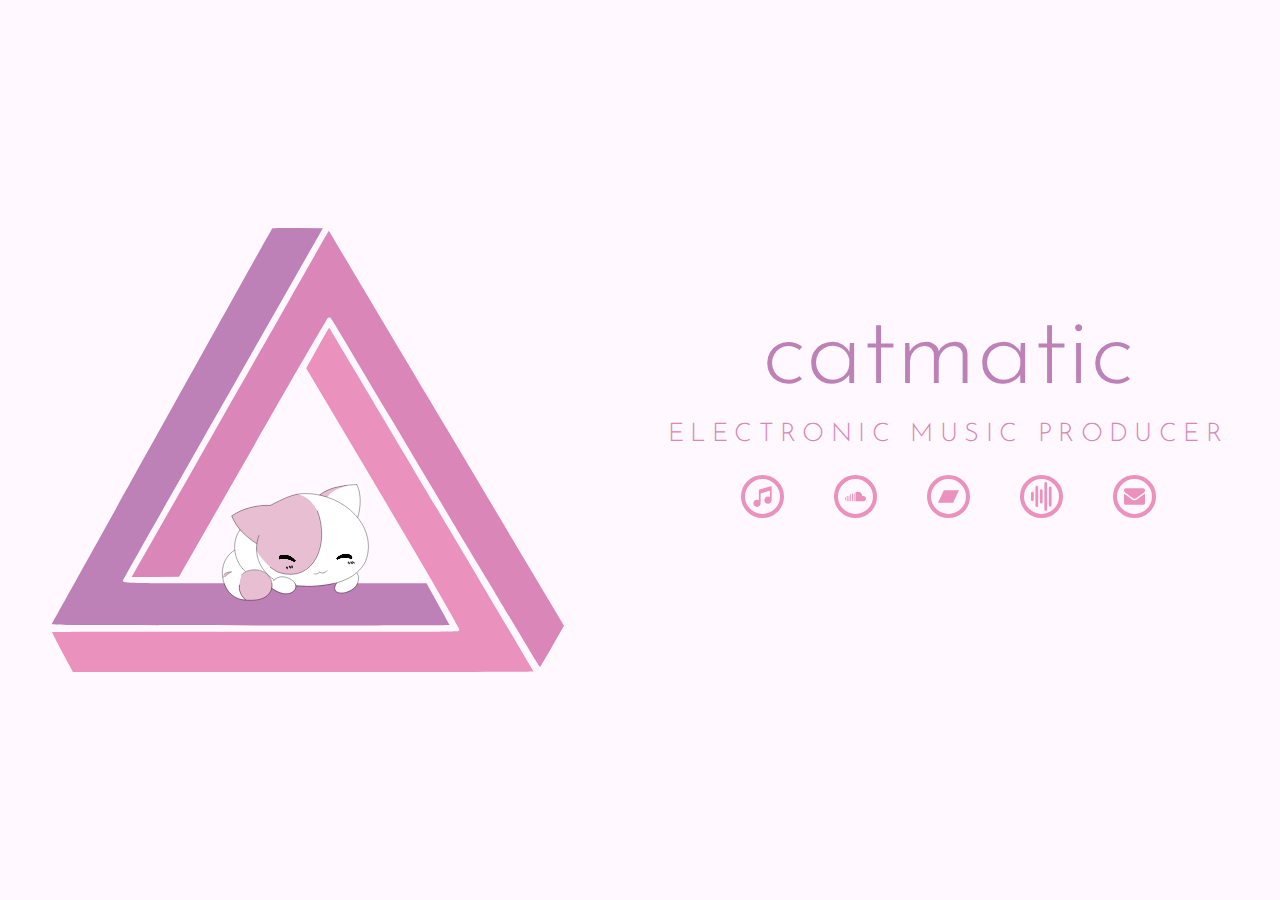
<file: index.html>
<!doctype html>
<html>
  <head>
    <title>catmatic</title>
    <link rel="stylesheet" type="text/css" href="style.css">
    <link href="https://fonts.googleapis.com/css?family=Josefin+Sans:300" rel="stylesheet">
    <meta name="viewport" content="width=device-width, initial-scale=1">
    <!-- Global Site Tag (gtag.js) - Google Analytics -->
    <script async src="https://www.googletagmanager.com/gtag/js?id=UA-106938080-1"></script>
    <script>
      window.dataLayer = window.dataLayer || [];
      function gtag(){dataLayer.push(arguments)};
      gtag('js', new Date());
      gtag('config', 'UA-106938080-1');
    </script>
  </head>
  <body>
    <div id="main">
      <a href="index.html"><img src="assets/images/VECTOR.svg" id="icon"/></a>
      <header>
        <h1>catmatic</h1>
        <h2>Electronic music producer</h1>
      </header>
      <nav id="button-panel">
        <a href="./demos.html"><div class="navButton"><img class="unhovered" src="assets/images/quaver-outline.svg" /></div></a>
        <a target="_blank" href="http://soundcloud.com/cat-matic"><div class="navButton"><img class="unhovered" src="assets/images/soundcloud-pink.svg" /></div></a>
        <a target="_blank" href="http://catmatic.bandcamp.com"><div class="navButton"><img class="unhovered" src="assets/images/bandcamp-pink.svg" /></div></a>
        <a target="_blank" href="http://clyp.it/user/iqvkrepn"><div class="navButton"><img class="unhovered" src="assets/images/clyp.svg" /></div></a>
        <a href="./contact.html"><div class="navButton"><img class="unhovered" src="assets/images/envelope-pink.svg"/></div></a>
      </nav>
    </div>



  </body>
</html>
</file>
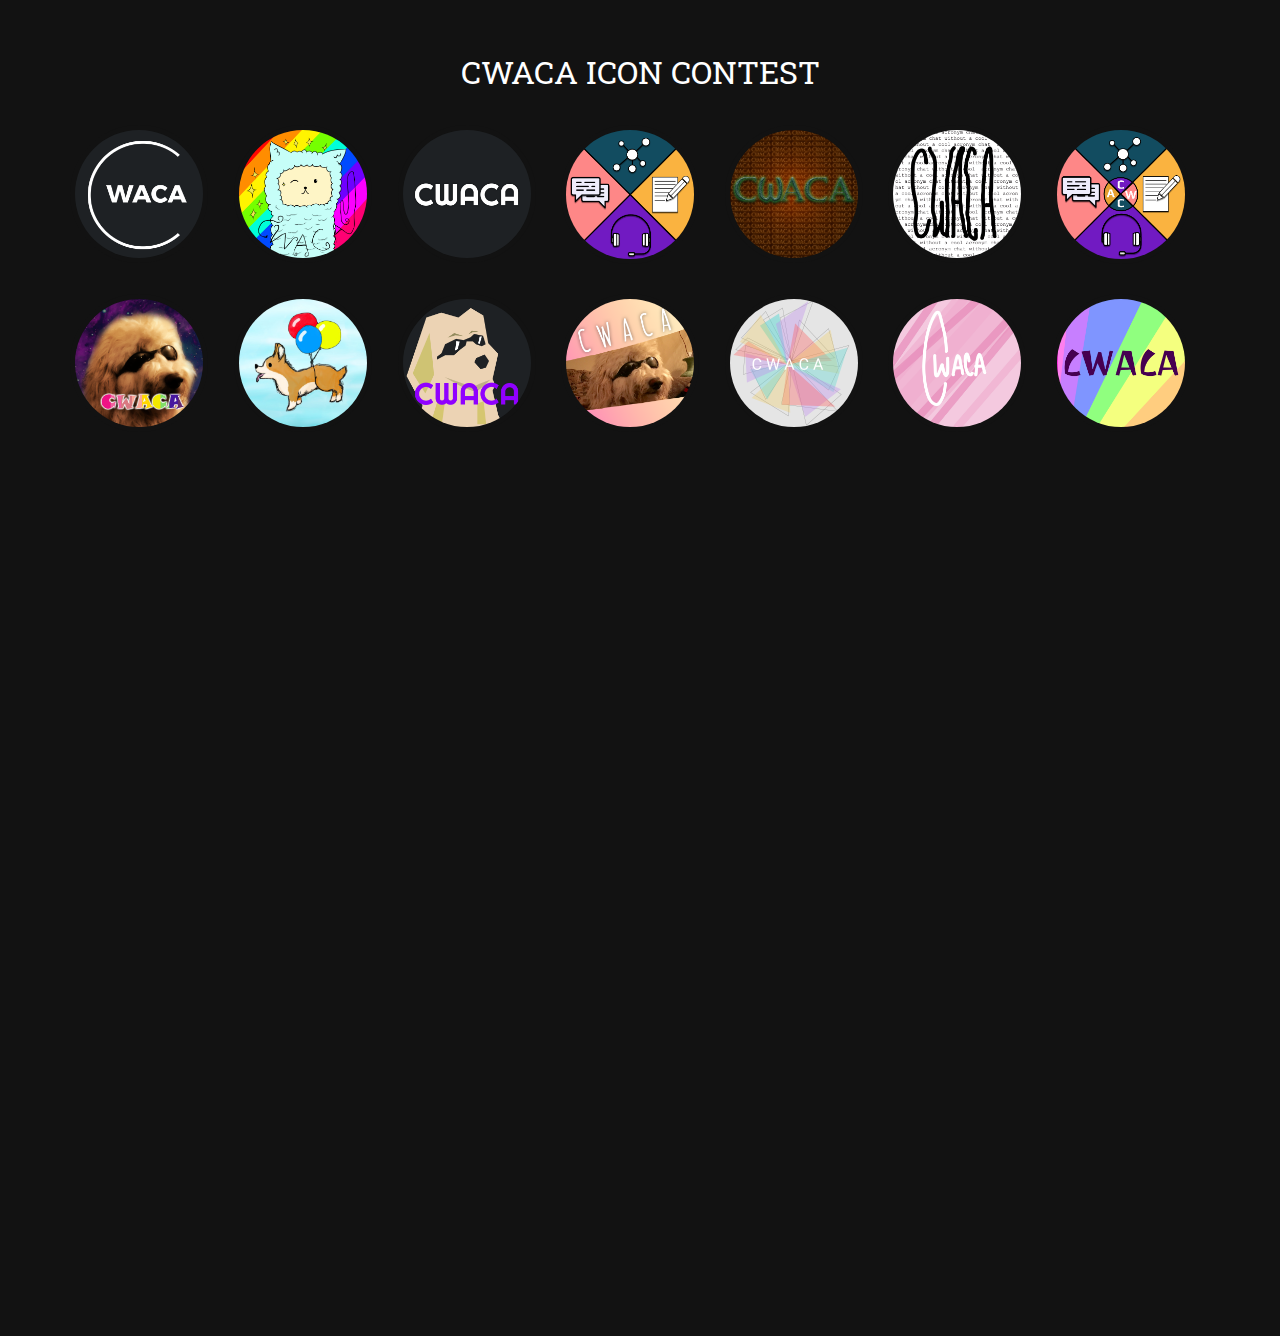
<file: iconcontest/index.html>
<!doctype html>
<html>
  <head>
    <title>CWACA Icon Contest</title>
    <link href="https://fonts.googleapis.com/css?family=Roboto+Slab:300" rel="stylesheet">
    <link rel="stylesheet" type="text/css" href="style.css">

    <script src="dist/Luminous.min.js"></script>
  </head>
  <body>
    <div id="nav-flex">
      <p id="heading">CWACA ICON CONTEST</p>
      <div id="wrapper">
        <a href="icons/aj5.png"><div class="icon-wrapper"><img class="icons" src="icons/aj5.png"></img></div></a>
        <a href="icons/by.png"><div class="icon-wrapper"><img class="icons" src="icons/by.png"></img></div></a>
        <a href="icons/aj4.png"><div class="icon-wrapper"><img class="icons" src="icons/aj4.png"></img></div></a>
        <a href="icons/ez.png"><div class="icon-wrapper"><img class="icons" src="icons/ez.png"></img></div></a>
        <a href="icons/rd.jpg"><div class="icon-wrapper"><img class="icons" src="icons/rd.jpg"></img></div></a>
        <a href="icons/ha2.png"><div class="icon-wrapper"><img class="icons" src="icons/ha2.png"></img></div></a>
        <a href="icons/ez2.png"><div class="icon-wrapper"><img class="icons" src="icons/ez2.png"></img></div></a>
        <a href="icons/gby.png"><div class="icon-wrapper"><img class="icons" src="icons/gby.png"></img></div></a>
        <a href="icons/jc.jpg"><div class="icon-wrapper"><img class="icons" src="icons/jc.jpg"></img></div></a>
        <a href="icons/aj.png"><div class="icon-wrapper"><img class="icons" src="icons/aj.png"></img></div></a>
        <a href="icons/aj2.png"><div class="icon-wrapper"><img class="icons" src="icons/aj2.png"></img></div></a>
        <a href="icons/mg.png"><div class="icon-wrapper"><img class="icons" src="icons/mg.png"></img></div></a>
        <a href="icons/ha.png"><div class="icon-wrapper"><img class="icons" src="icons/ha.png"></img></div></a>
        <a href="icons/aj3.png"><div class="icon-wrapper"><img class="icons" src="icons/aj3.png"></img></div></a>
        <script>
          new LuminousGallery(document.querySelectorAll('a'), {
            injectBasicStyles: false
          });
        </script>
      </div>
      <iframe id="subheading" src="https://docs.google.com/forms/d/e/1FAIpQLSc3-zrj6VragQ_2JT3MqD2EaZ7Y-hMueuZ4Gvbkzvro73zskg/viewform?usp=sf_link"><a href="https://docs.google.com/forms/d/e/1FAIpQLSc3-zrj6VragQ_2JT3MqD2EaZ7Y-hMueuZ4Gvbkzvro73zskg/viewform?usp=sf_link"><p>Vote here!</p></a></iframe>
      <a href="https://docs.google.com/forms/d/e/1FAIpQLSc3-zrj6VragQ_2JT3MqD2EaZ7Y-hMueuZ4Gvbkzvro73zskg/viewform?usp=sf_link"><a href="https://docs.google.com/forms/d/e/1FAIpQLSc3-zrj6VragQ_2JT3MqD2EaZ7Y-hMueuZ4Gvbkzvro73zskg/viewform?usp=sf_link"><p id="mobile-subheading">Click here to vote!</p></a>
    </div>
  </body>
</html>
</file>
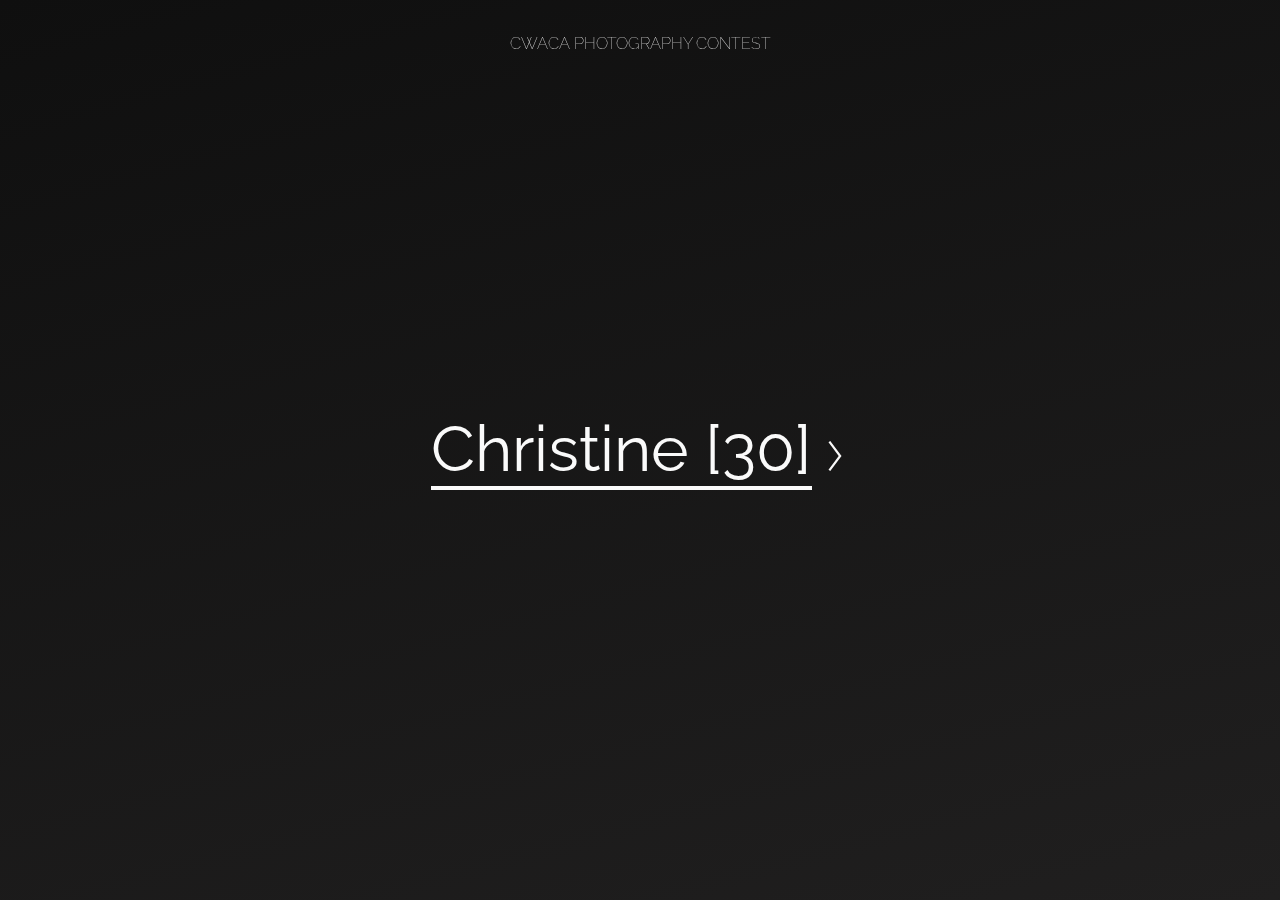
<file: photographycontest/index.html>
<!doctype html>
<html>
  <head>
    <title>Photography Contest Viewer</title>
    <link href="https://fonts.googleapis.com/css?family=Bungee+Hairline|Raleway:100,400" rel="stylesheet">
    <link rel="stylesheet" type="text/css" href="index-style.css">
    <script src="index-script.js"></script>
  </head>
  <body onload="mobileCheck()">
    <div id="nav-flex">
      <p id="heading">CWACA PHOTOGRAPHY CONTEST</p>
      <p id="selector-paragraph">
        <select class="custom-dropdown" id="choose-contestant" name="contestants">
          <option value="christine">Christine [30]</option>
          <option value="benyu">Ben Yu [15]</option>
          <option value="hoda">Hoda [7]</option>
          <option value="aryan">Aryan [25]</option>
          <option value="benye">Ben Ye [6]</option>
        </select>
        <img id="go-button" src="assets/icons/right-chevron.svg" onclick="navigateToCategory()" height="30vh"/>
      </p>
    </div>
  </body>
</html>
</file>
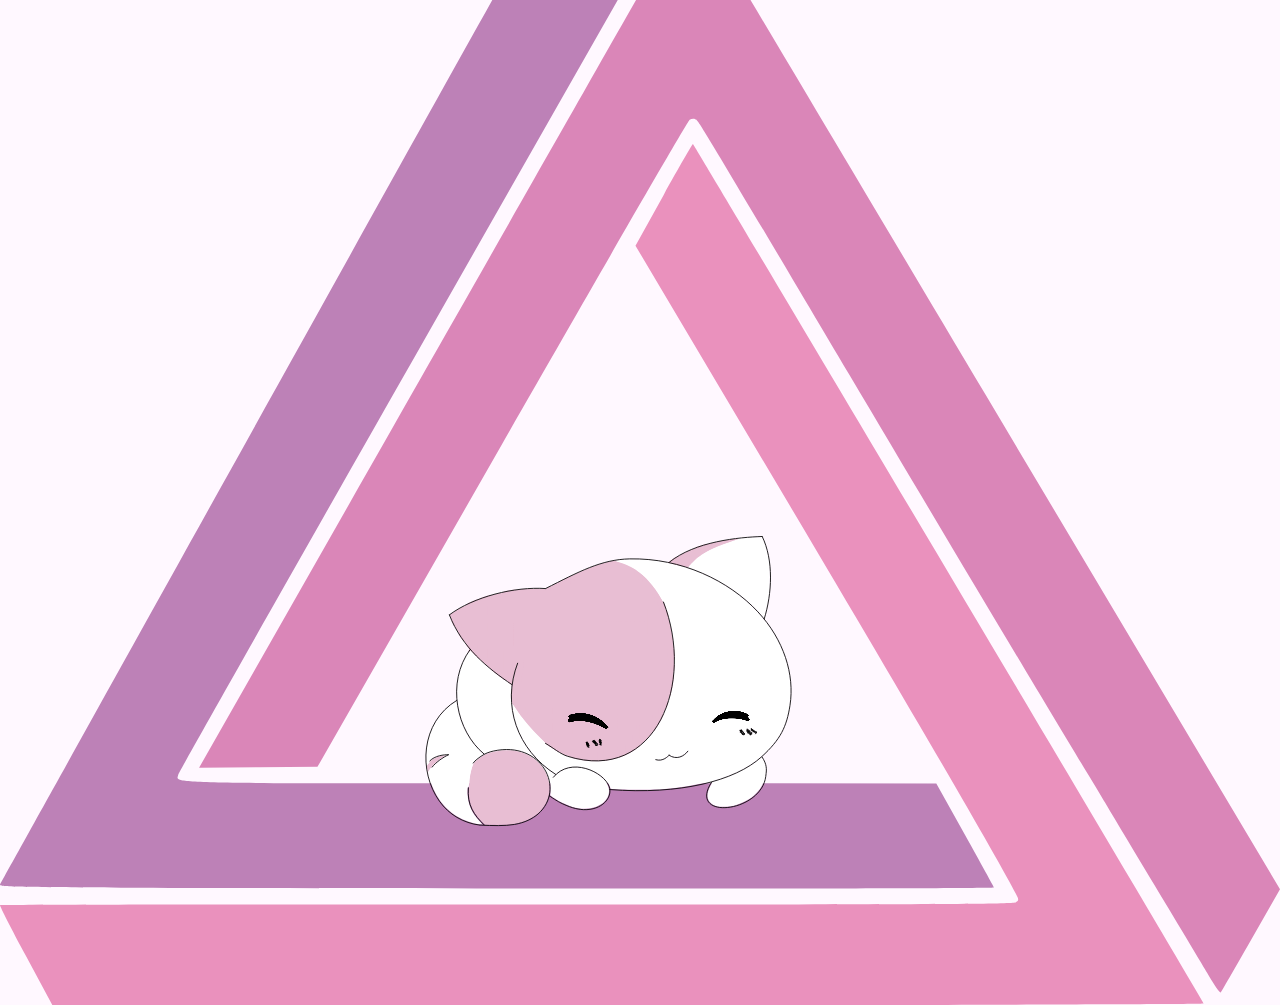
<file: contact.html>
<!doctype html>
<html>
  <head>
    <title>catmatic</title>
    <link rel="stylesheet" type="text/css" href="style.css">
    <link href="https://fonts.googleapis.com/css?family=Josefin+Sans:300" rel="stylesheet">
    <meta name="viewport" content="width=device-width, initial-scale=1">
  </head>
  <body>
    <div id="main">
      <img src="assets/images/VECTOR.svg" id="icon"/>
      <a href="./index.html" style="text-decoration: none"><header>
        <h1>catmatic</h1>
        <h2>Electronic music producer</h1>
      </header></a>
      <form id="contactForm" action="//formspree.io/aryan@jha.io" method="POST">
        <input type="text" name="name" placeholder="NAME" required="true">
        <br>
        <input type="email" name="email" placeholder="EMAIL" required="true">
        <br>
        <input type="text" name="_subject" placeholder="SUBJECT" required="true">
        <br>
        <textarea name="message" placeholder="MESSAGE" required="true"></textarea>
        <br>
        <input name="submit" type="submit" value="SEND" id="submitButton"></input>
      </form>
    </div>
  </body>
</html>
</file>
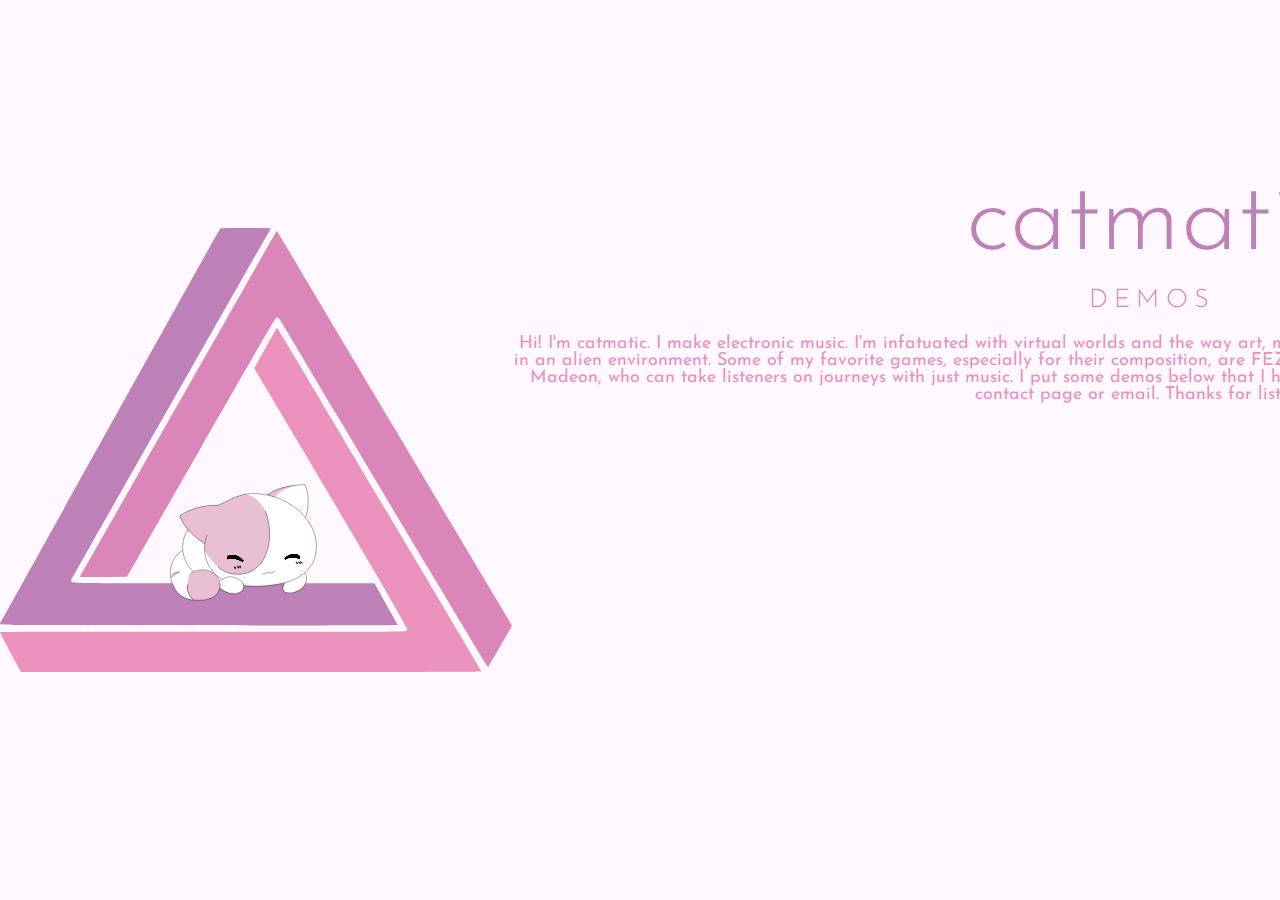
<file: demos.html>
<!doctype html>
<html>
  <head>
    <title>catmatic</title>
    <link rel="stylesheet" type="text/css" href="style.css">
    <link href="https://fonts.googleapis.com/css?family=Josefin+Sans:300" rel="stylesheet">
    <meta name="viewport" content="width=device-width, initial-scale=1">
    <script src="demoswitch.js"></script>
  </head>
  <body>
    <div id="main">
      <a href="index.html"><img src="assets/images/VECTOR.svg" id="icon"/></a>
      <header>
        <h1>catmatic</h1>
        <h2>Demos</h1>
      </header>
      <p style="word-wrap: break-word">Hi! I'm catmatic. I make electronic music. I'm infatuated with virtual worlds and the way art, music, and interactive media can coalesce to immerse a player in an alien environment. Some of my favorite games, especially for their composition, are FEZ and Portal 2. I'm inspired by artists like Porter Robinson and Madeon, who can take listeners on journeys with just music. I put some demos below that I hope you'll like. If you do, don't hesitate to contact me via the contact page or email. Thanks for listening!</p>
      <!--<nav id="button-panel">
        <div class="navButton"><img class="unhovered" onclick="setMenu()" src="assets/images/menu.svg" /></div>
        <div class="navButton"><img class="unhovered" onclick="setActive()" src="assets/images/emergency-exit.svg" /></div>
      </nav>-->
      <iframe scrolling="no" frameborder="no" src="https://w.soundcloud.com/player/?url=https%3A//api.soundcloud.com/playlists/353479489%3Fsecret_token%3Ds-HxtKM&amp;color=%23ea91bd&amp;auto_play=false&amp;hide_related=false&amp;show_comments=true&amp;show_user=true&amp;show_reposts=false"></iframe>
    </div>
  </body>
</html>
</file>
<file: style.css>
html, body {
  margin: 0;
  padding: 0;
  height: 100%;
}

body {
  background: #FFF8FF;
}

#main {
  display: flex;
  flex-direction: column;
  flex-wrap: wrap;
  justify-content: center;
  align-items: center;
  height: 100%;
}

#icon {
  margin: auto;
  width: 100%;
}

a {
  display: flex;
  flex-basis: 100%;
  width: 40%;
  align-items: center;
}

/*#icon {
  position: relative;
  width: 40%;
  height: 40%;

  margin-top: 8vw;
  margin-left: 5vw;
}*/

h1 {
  font-family: 'Josefin Sans';
  font-size: 8vw;
  font-weight: 300;

  color: #BD81B7;
}

header {
  margin-top: -60px;
  text-align: center;
}

header h1, header h2 {
  margin: 0;
  line-height: 1.2;
}

header h2 {
  text-transform: uppercase;
}

h2 {
  font-family: 'Josefin Sans';
  font-size: 2vw;
  font-weight: 300;
  letter-spacing: 0.5vw;

  color: #DA86B8;
}

nav {
  display: flex;
}

.navButton {
  display: flex;
  background-color: #FFF8FF;
  border: 4px solid #EA91BD;
  border-radius: 500px;
  margin: 25px;
  width: 35px;
  height: 35px;
  justify-content: center;

  transition: background-color 0.4s, transform 0.25s;
  -webkit-transition: background-color 0.4s, transform 0.25s;
}

.navButton:hover {
  transform: scale(1.2);
  cursor: pointer;
}

.navButton:active {
  transform: scale(1.1);
}

.navButton img {
  width: 60%;
}

form {
  margin-top: 0.75vw;
}

input {
  height: 50px;
  text-indent: 10px;
}

input, textarea {
  width: 40vw;
  height: 3vw;
  margin: 0.75vw;

  border: none;
  background-color: #feefff;
  color: #BD81B7;

  font-family: 'Josefin Sans';
  font-size: 1.5vw;

  transition: background-color 0.5s;
  -webkit-transition: background-color 0.5s;
}

input:focus, textarea:focus {
  background-color: #feebff;
}

textarea {
  box-sizing: border-box;
  padding: 10px;
  height: 12vw;
  resize: vertical;
}

#submitButton:hover {
  background-color: #feebff;
  cursor: pointer;
}

p {
  font-family: 'Josefin Sans';
  font-size: 1.4vw;
  color: #EA91BD;
  text-align: center;
}

iframe {
  width: 40vw;
  height: 20vw;
}

@media (max-width: 480px) {
  #main {
    flex-direction: column;
    flex-wrap: nowrap;
  }
  header {
    order: 1;
    margin-bottom: 35px;
  }
  h1 {
    font-size: 18vw;
  }
  h2 {
    font-size: 4vw;
  }
  a {
    order: 2;
    flex-basis: initial;
  }
  #icon {
    order: 3;
    flex-basis: initial;
  }
  p {
    order: 6;
    margin-top: 3vw;
  }
  nav {
    order: 4;
    margin-top: 30px;
  }
  form {
    order: 5;
    margin-top: 3vw;
  }
  iframe {
    order: 7;
    width: 100%;
    height: 30vh;
    margin-top: 10px;
  }
  .navButton {
    width: 26px;
    height: 26px;
    border-width: 2px;
    margin: 8px;
  }
}
</file>
<file: iconcontest/style.css>
html {
  height: 100%
}

body {
  margin: 0;
  overflow-x: hidden;

  background-color: #121212;
}

#nav-flex {
  display: -webkit-flexbox;
  display: -ms-flexbox;
  display: -webkit-flex;
  display: flex;
  -webkit-flex-align: center;
  -ms-flex-align: center;
  -webkit-align-items: center;
  align-items: center;
  justify-content: center;
  flex-flow: row wrap;
}

#wrapper {
  position: relative;
  left: -4.5vw;

  display: grid;
  width: 80%;

  grid-template-columns: 1fr 1fr 1fr 1fr 1fr 1fr 1fr;
  grid-gap: 2vw;
}

#icon-wrapper {
  text-align: center;
  vertical-align: center;
}

.icons {
  width: 10vw;
  border: 5px solid #121212;
  box-shadow: 1 1 1 0px white;
  border-radius: 70px;

  transition: border-radius 0.3s, width 0.3s, box-shadow 0.3s;
}

.icons:hover {
  box-shadow: 0 0 0 5px white;
}

.icons:active {
  box-shadow: 0 0 0 3px white;
}

#heading {
  position: relative;
  margin-top: 50px;

  font-size: 2em;
  font-family: 'Roboto Slab';
  color: white;
}

#subheading {
  position: relative;
  margin-top: 70px;
  margin-bottom: 20px;

  width: 80vw;
  height: 90vh;
  border: none;

  font-size: 1.5em;
  font-family: 'Roboto Slab';
  color: white;
}

#mobile-subheading {
  display: none;
}

.lum-img {
  width: 50%;
}

.lum-lightbox.lum-open {
  background-color: rgba(0, 0, 0, 0.7);
}

@media (max-width: 480px) {
  body {
    height: 100%;
    margin: 0;
    overflow: scroll;
  }

  #heading {
    position: relative;
    margin-top: 25px;
    font-size: 1.5em;
  }

  #wrapper {
    position: relative;
    left: 5%;
    top: 10%;

    grid-template-columns: 1fr 1fr;
  }

  #icon-wrapper {
    padding: 0;
  }

  .icons {
    width: 25vw;
  }

  #subheading {
    display: none;
  }

  #mobile-subheading {
    display: block;
    margin: 25px;

    font-size: 1.5em;
    font-family: 'Roboto Slab';
  }
}
</file>
<file: photographycontest/index-style.css>
html {
  height: 100%
}

body {
  height: 100%;
  margin: 0;
  overflow: hidden;

  background: linear-gradient(-15deg, #201f1f, #0f0f0f);
  background-repeat: no-repeat;
  background-attachment: fixed;
}

#nav-flex {
  height: 100%;

  display: -webkit-flexbox;
  display: -ms-flexbox;
  display: -webkit-flex;
  display: flex;
  -webkit-flex-align: center;
  -ms-flex-align: center;
  -webkit-align-items: center;
  align-items: center;
  justify-content: center;
  flex-flow: row wrap;
}

#heading {
  position: fixed;
  top: 2%;

  color: #fafafa;
  font-family: 'Raleway', sans-serif;
  font-size: 1em;
  font-weight: 100;
}

#selector-paragraph {
  color: #fafafa;
  font-family: 'Raleway', sans-serif;
  font-size: 2em;
  letter-spacing: 0px;
  text-align: center;
}

select.custom-dropdown {
  -webkit-appearance: none;  /*REMOVES DEFAULT CHROME & SAFARI STYLE*/
  -moz-appearance: none;  /*REMOVES DEFAULT FIREFOX STYLE*/
  border: 0;
  border-bottom: 4px solid #fafafa;

  background: none;
  color: #fafafa;
  font-family: 'Raleway', sans-serif;
  font-size: 2em;
  letter-spacing: 0px;
  text-align: center;
  text-decoration: none;

  -webkit-transition: letter-spacing 1s;
  transition: letter-spacing 1s;
}

select.custom-dropdown:hover {
  letter-spacing: 1px;
}

option {
  background-color: black;
  color: #fafafa;
}

#go-button {
  position: relative;
  left: 0;

  -webkit-transition: left 1s;
  transition: left 1s;
}

#go-button:hover {
  cursor: pointer;
  left: 3%;
}
</file>
